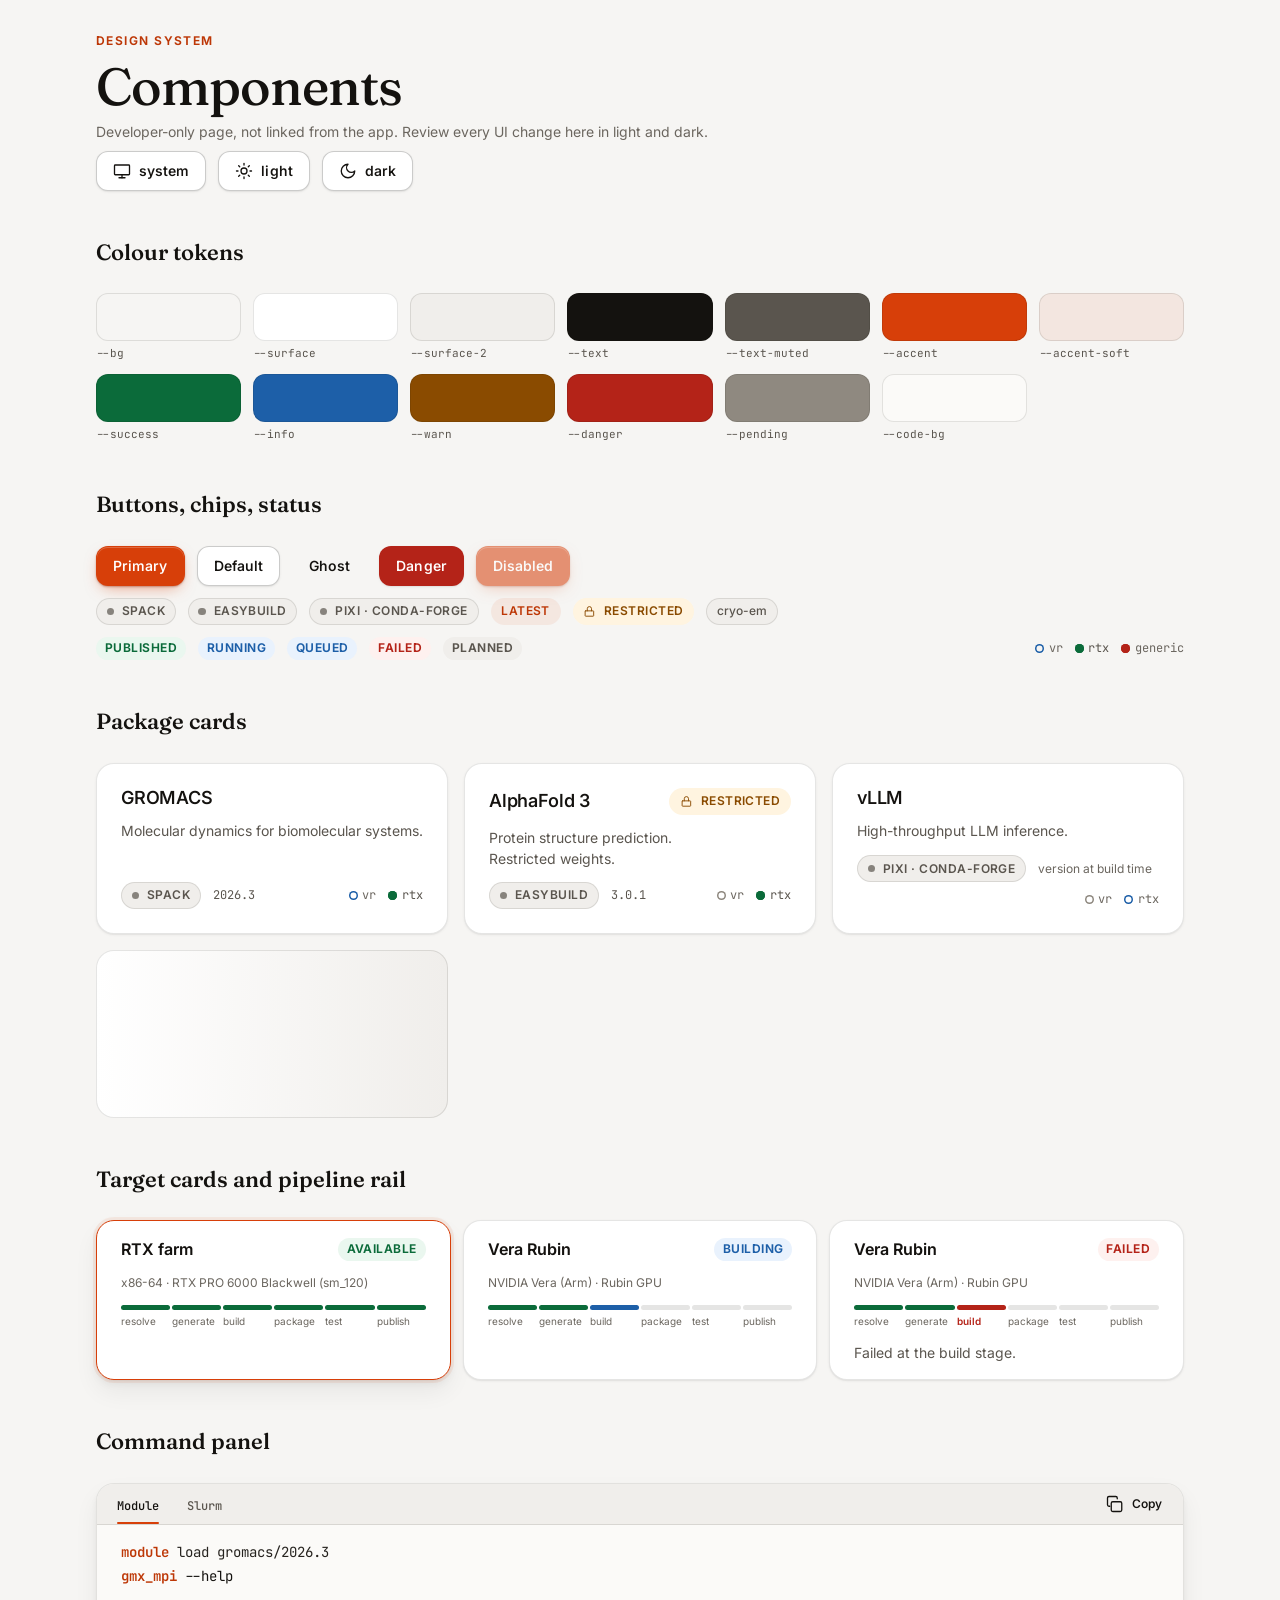
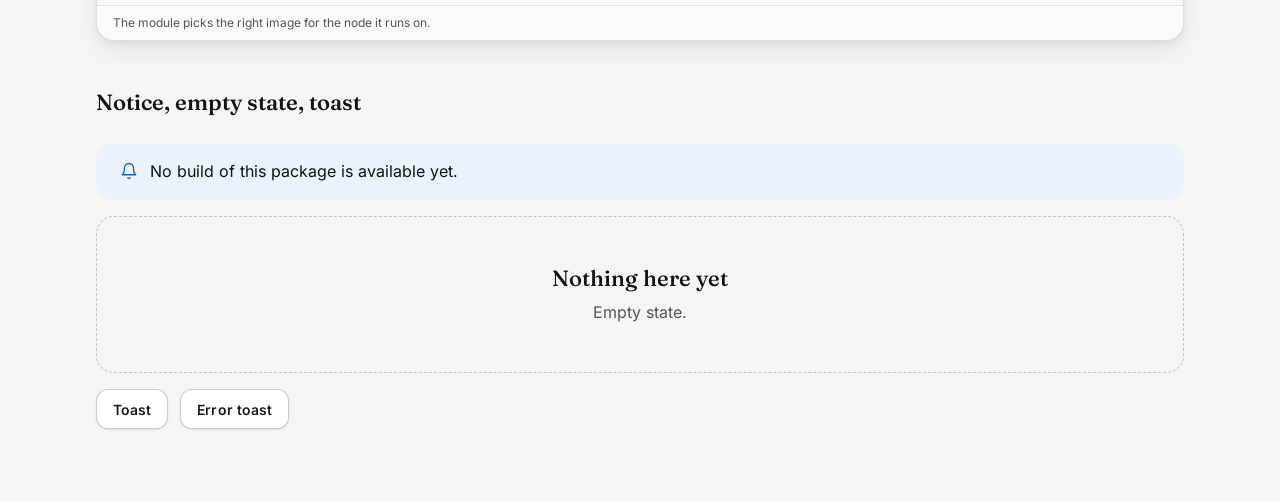
<file: web/static/showcase.html>
<!doctype html>
<html lang="en">
<head>
  <meta charset="utf-8">
  <meta name="viewport" content="width=device-width, initial-scale=1, viewport-fit=cover">
  <title>apparadise components</title>
  <meta name="robots" content="noindex">
  <link rel="icon" href="img/mark.svg" type="image/svg+xml">
  <link rel="stylesheet" href="css/tokens.css">
  <link rel="stylesheet" href="css/base.css">
  <link rel="stylesheet" href="css/components.css">
  <link rel="stylesheet" href="css/app.css">
  <link rel="stylesheet" href="css/catalog.css">
  <link rel="stylesheet" href="css/showcase.css">
  <script src="js/theme.js"></script>
  <script type="module" src="js/showcase.js"></script>
</head>
<body>
  <main class="sc">
    <header class="sc-head">
      <span class="eyebrow">Design system</span>
      <h1 class="sc-title">Components</h1>
      <p class="pkgs-count">Developer-only page, not linked from the app. Review every UI change here in light and dark.</p>
      <div class="row" id="theme-row"></div>
    </header>
    <section aria-labelledby="s-tokens"><h2 id="s-tokens">Colour tokens</h2><div class="swatches" id="swatches"></div></section>
    <section aria-labelledby="s-btn">
      <h2 id="s-btn">Buttons, chips, status</h2>
      <div class="row">
        <button class="btn btn-primary" type="button">Primary</button>
        <button class="btn" type="button">Default</button>
        <button class="btn btn-ghost" type="button">Ghost</button>
        <button class="btn btn-danger" type="button">Danger</button>
        <button class="btn btn-primary" type="button" disabled>Disabled</button>
      </div>
      <div class="row" id="chips"></div>
      <div class="row" id="statuses"></div>
    </section>
    <section aria-labelledby="s-cards"><h2 id="s-cards">Package cards</h2><ul class="pkgs" id="cards"></ul></section>
    <section aria-labelledby="s-tc"><h2 id="s-tc">Target cards and pipeline rail</h2><div class="tcs" id="tcs"></div></section>
    <section aria-labelledby="s-code"><h2 id="s-code">Command panel</h2><div id="code"></div></section>
    <section aria-labelledby="s-misc"><h2 id="s-misc">Notice, empty state, toast</h2><div class="sc-stack" id="misc"></div></section>
  </main>
</body>
</html>
</file>
<file: web/static/css/tokens.css>
/* Design tokens. Every colour, space, radius, shadow, type size and motion value
   used anywhere in the app comes from here; components never hard-code them.

   Light/dark: colours use light-dark(), driven by `color-scheme`. That follows
   prefers-color-scheme by default, and <html data-theme="light|dark"> forces it
   (set by js/theme.js). */

@font-face {
  font-family: "Inter";
  src: url("../fonts/inter.woff2") format("woff2");
  font-weight: 100 900;
  font-display: swap;
}
@font-face {
  font-family: "JetBrains Mono";
  src: url("../fonts/jbmono.woff2") format("woff2");
  font-weight: 100 800;
  font-display: swap;
}
@font-face {
  font-family: "Fraunces";
  src: url("../fonts/fraunces.woff2") format("woff2");
  font-weight: 100 900;
  font-display: swap;
}

/* Animated glow position on the login stage (progressive enhancement). */
@property --glow-x {
  syntax: "<percentage>";
  inherits: false;
  initial-value: 30%;
}
@property --glow-y {
  syntax: "<percentage>";
  inherits: false;
  initial-value: 20%;
}

:root {
  color-scheme: light dark;

  /* Brand: Bucketeer's colours (Q15, owner: "use same colors"). Beaver Orange #d73f09 is
     the only accent. White on it is 4.56:1; text-sized accent uses #bd3706 on light
     surfaces and #ff7a4d on dark (both >= 4.5:1). */
  --accent: #d73f09;
  --accent-hover: #bd3706;
  --accent-press: #a22f05;
  --on-accent: #ffffff;
  --accent-text: light-dark(#bd3706, #ff7a4d);
  --accent-soft: light-dark(rgb(215 63 9 / 0.08), rgb(255 106 58 / 0.14));
  --accent-ring: light-dark(#d73f09, #ff7a4d);

  /* Neutrals: warm, as in Bucketeer. */
  --bg: light-dark(#f6f5f3, #0a0908);
  --surface: light-dark(#ffffff, #141210);
  --surface-2: light-dark(#f0eeeb, #1c1a17);
  --surface-sunken: light-dark(#eceae6, #0f0e0c);
  --text: light-dark(#14120f, #f4f1ed);
  --text-muted: light-dark(#5a554e, #aaa49b);
  --text-faint: light-dark(#6b665f, #8f8980);
  --border: light-dark(rgb(20 18 15 / 0.11), rgb(255 250 240 / 0.11));
  --border-strong: light-dark(rgb(20 18 15 / 0.22), rgb(255 250 240 / 0.24));

  /* Status */
  --danger: light-dark(#b42318, #ff8f85);
  --danger-bg: light-dark(#fef1ef, rgb(255 110 95 / 0.12));
  --danger-solid: #b42318;
  --on-danger: #ffffff;
  --danger-press: #9a1d13;
  --knob: #ffffff;
  --avatar-from: #e8541f;
  --avatar-to: #b53307;
  --on-avatar: #ffffff;
  --success: light-dark(#0b6b3a, #5fd897);
  --success-bg: light-dark(#eaf7ef, rgb(95 216 151 / 0.12));
  --warn: light-dark(#8a4b00, #f5b85c);
  --warn-bg: light-dark(#fff4e0, rgb(245 184 92 / 0.12));
  --info: light-dark(#1d5fa8, #8cc4ff);
  --info-bg: light-dark(#e9f2fd, rgb(140 196 255 / 0.12));
  --pending: light-dark(#8f8980, #5f5a53);

  /* Code panel */
  --code-bg: light-dark(#fbfaf8, #0d0c0a);
  --code-text: light-dark(#26231f, #e8e4de);
  --syn-comment: light-dark(#6b665f, #8f8980);
  --syn-section: light-dark(#bd3706, #ff8a5e);
  --syn-key: light-dark(#14120f, #f4f1ed);
  --syn-value: light-dark(#0b6b3a, #7fdcaa);
  --syn-punct: light-dark(#6b665f, #8f8980);

  /* Login stage is always dark. */
  --stage: #070605;
  --stage-text: #f4f1ed;
  --stage-muted: #aaa49b;

  /* Type */
  --font-sans: "Inter", ui-sans-serif, system-ui, -apple-system, "Segoe UI", Roboto, sans-serif;
  --font-display: "Fraunces", ui-serif, Georgia, "Times New Roman", serif;
  --font-mono: "JetBrains Mono", ui-monospace, "SF Mono", Menlo, Consolas, monospace;
  --fs-xs: 0.75rem;
  --fs-sm: 0.875rem;
  --fs-md: 1rem;
  --fs-lg: 1.125rem;
  --fs-xl: 1.375rem;
  --fs-2xl: clamp(1.625rem, 1.3rem + 1.2vw, 2.25rem);
  --fs-3xl: clamp(2rem, 1.5rem + 2.2vw, 3.25rem);
  --lh-tight: 1.15;
  --lh-body: 1.55;

  /* Space (4px base), radii */
  --sp-1: 0.25rem;
  --sp-2: 0.5rem;
  --sp-3: 0.75rem;
  --sp-4: 1rem;
  --sp-5: 1.5rem;
  --sp-6: 2rem;
  --sp-7: 3rem;
  --sp-8: 4.5rem;
  --gutter: 1rem;
  --r-sm: 0.5rem;
  --r-md: 0.75rem;
  --r-lg: 1.125rem;
  --r-xl: 1.5rem;
  --r-pill: 999px;
  --header-h: 4rem;
  --content-w: 72rem;
  --content-w-full: 100%; /* workspace: the whole window, two columns */

  /* Layered soft shadows */
  --sh-1: 0 1px 1px rgb(20 12 5 / 0.04), 0 1px 3px rgb(20 12 5 / 0.06);
  --sh-2: 0 1px 2px rgb(20 12 5 / 0.04), 0 4px 8px rgb(20 12 5 / 0.05),
    0 12px 24px rgb(20 12 5 / 0.06);
  --sh-3: 0 2px 4px rgb(20 12 5 / 0.04), 0 8px 16px rgb(20 12 5 / 0.07),
    0 24px 48px rgb(20 12 5 / 0.12);
  --sh-inset: inset 0 1px 0 rgb(255 255 255 / 0.5);

  /* Motion */
  --dur-fast: 120ms;
  --dur: 220ms;
  --dur-slow: 480ms;
  --ease-out: cubic-bezier(0.2, 0.8, 0.2, 1);
  --ease-in-out: cubic-bezier(0.65, 0, 0.35, 1);
  --ease-spring: cubic-bezier(0.34, 1.4, 0.64, 1);
}

:root[data-theme="light"] {
  color-scheme: light;
}
:root[data-theme="dark"] {
  color-scheme: dark;
}

@media (prefers-color-scheme: dark) {
  :root:not([data-theme="light"]) {
    --sh-1: 0 1px 1px rgb(0 0 0 / 0.4), 0 1px 3px rgb(0 0 0 / 0.5);
    --sh-2: 0 1px 2px rgb(0 0 0 / 0.4), 0 6px 12px rgb(0 0 0 / 0.45),
      0 16px 32px rgb(0 0 0 / 0.4);
    --sh-3: 0 2px 4px rgb(0 0 0 / 0.4), 0 12px 24px rgb(0 0 0 / 0.5),
      0 32px 64px rgb(0 0 0 / 0.55);
    --sh-inset: inset 0 1px 0 rgb(255 255 255 / 0.05);
  }
}
:root[data-theme="dark"] {
  --sh-1: 0 1px 1px rgb(0 0 0 / 0.4), 0 1px 3px rgb(0 0 0 / 0.5);
  --sh-2: 0 1px 2px rgb(0 0 0 / 0.4), 0 6px 12px rgb(0 0 0 / 0.45), 0 16px 32px rgb(0 0 0 / 0.4);
  --sh-3: 0 2px 4px rgb(0 0 0 / 0.4), 0 12px 24px rgb(0 0 0 / 0.5), 0 32px 64px rgb(0 0 0 / 0.55);
  --sh-inset: inset 0 1px 0 rgb(255 255 255 / 0.05);
}

@media (min-width: 40em) {
  :root {
    --gutter: 1.5rem;
  }
}
@media (min-width: 64em) {
  :root {
    --gutter: 2rem;
  }
}

@media (prefers-reduced-motion: reduce) {
  :root {
    --dur-fast: 0.01ms;
    --dur: 0.01ms;
    --dur-slow: 0.01ms;
  }
}
</file>
<file: web/static/css/base.css>
/* Reset, typography, focus, shared primitives (buttons, fields, cards, chips). */

*,
*::before,
*::after {
  box-sizing: border-box;
}
html {
  -webkit-text-size-adjust: 100%;
  text-size-adjust: 100%;
  background: var(--bg);
}
body {
  margin: 0;
  min-height: 100dvh;
  background: var(--bg);
  color: var(--text);
  font: 400 var(--fs-md) / var(--lh-body) var(--font-sans);
  font-feature-settings: "cv11", "ss03";
  -webkit-font-smoothing: antialiased;
  /* No fake italics or bold: the self-hosted variable fonts have no italic face, and
     synthesised obliques of them look poor (and crash some headless Chromium builds). */
  font-synthesis: none;
  overflow-wrap: break-word;
}
h1, h2, h3, p { margin: 0; }
h1, h2, h3 { line-height: var(--lh-tight); text-wrap: balance; }
p { text-wrap: pretty; }
a { color: var(--accent-text); text-underline-offset: 0.2em; }
button, input, select, textarea { font: inherit; color: inherit; }
[hidden] { display: none !important; }
code, kbd, samp { font-family: var(--font-mono); font-size: 0.92em; }
::selection { background: var(--accent); color: var(--on-accent); }

:focus-visible {
  outline: 2px solid var(--accent-ring);
  outline-offset: 2px;
  border-radius: var(--r-sm);
}

.visually-hidden {
  position: absolute !important;
  width: 1px; height: 1px;
  overflow: hidden;
  clip-path: inset(50%);
  white-space: nowrap;
}

.skip-link {
  position: fixed; top: var(--sp-2); left: var(--sp-2); z-index: 100;
  padding: var(--sp-2) var(--sp-4);
  background: var(--accent); color: var(--on-accent);
  border-radius: var(--r-sm);
  translate: 0 -200%;
}
.skip-link:focus { translate: 0 0; }

/* Buttons */
.btn {
  --_bg: var(--surface);
  --_fg: var(--text);
  --_bd: var(--border-strong);
  display: inline-flex; align-items: center; justify-content: center; gap: var(--sp-2);
  min-height: 2.5rem;
  padding: 0 var(--sp-4);
  border: 1px solid var(--_bd);
  border-radius: var(--r-md);
  background: var(--_bg);
  color: var(--_fg);
  font-size: var(--fs-sm); font-weight: 560; letter-spacing: 0.005em;
  cursor: pointer;
  box-shadow: var(--sh-1);
  transition: background-color var(--dur-fast), border-color var(--dur-fast),
    transform var(--dur-fast) var(--ease-out), box-shadow var(--dur);
  -webkit-tap-highlight-color: transparent;
}
.btn:hover { --_bg: var(--surface-2); }
.btn:active { transform: translateY(1px) scale(0.99); box-shadow: none; }
.btn[disabled], .btn[aria-disabled="true"] { opacity: 0.55; cursor: not-allowed; transform: none; }
.btn-primary {
  --_bg: var(--accent); --_fg: var(--on-accent); --_bd: transparent;
  background-image: linear-gradient(180deg, rgb(255 255 255 / 0.16), rgb(255 255 255 0) 60%);
  box-shadow: 0 1px 2px rgb(120 30 0 / 0.35), 0 6px 16px -6px rgb(215 63 9 / 0.55),
    inset 0 1px 0 rgb(255 255 255 / 0.22);
}
.btn-primary:hover { --_bg: var(--accent-hover); }
.btn-primary:active { --_bg: var(--accent-press); }
.btn-danger { --_bg: var(--danger-solid); --_fg: var(--on-danger); --_bd: transparent; }
.btn-danger:hover { --_bg: var(--danger-press); }
.btn-ghost { --_bg: transparent; --_bd: transparent; box-shadow: none; }
.btn-ghost:hover { --_bg: var(--surface-2); }
.btn-icon { width: 2.5rem; padding: 0; }
.btn-lg { min-height: 3rem; font-size: var(--fs-md); border-radius: var(--r-md); }
.btn svg, .icon { width: 1.125rem; height: 1.125rem; flex: none; fill: none; stroke: currentColor;
  stroke-width: 1.75; stroke-linecap: round; stroke-linejoin: round; }

.spinner {
  width: 1.1em; height: 1.1em; border-radius: 50%;
  border: 2px solid currentColor; border-right-color: transparent;
  animation: spin 700ms linear infinite;
}
@keyframes spin { to { rotate: 360deg; } }

/* Fields */
.field { display: grid; gap: var(--sp-2); }
.field > label, .label { font-size: var(--fs-sm); font-weight: 560; color: var(--text); }
.input {
  width: 100%; min-height: 3rem; padding: 0 var(--sp-4);
  border: 1px solid var(--border-strong); border-radius: var(--r-md);
  background: var(--surface); color: var(--text);
  box-shadow: inset 0 1px 2px rgb(0 0 0 / 0.04);
  transition: border-color var(--dur-fast), box-shadow var(--dur);
}
.input::placeholder { color: var(--text-faint); }
.input:hover { border-color: var(--text-faint); }
.input:focus-visible {
  outline: none; border-color: var(--accent-ring);
  box-shadow: 0 0 0 3px var(--accent-soft), 0 0 0 1px var(--accent-ring);
}
.input[aria-invalid="true"] { border-color: var(--danger); }

/* Cards, chips */
.card {
  background: var(--surface);
  border: 1px solid var(--border);
  border-radius: var(--r-lg);
  box-shadow: var(--sh-2), var(--sh-inset);
}
.chip {
  display: inline-flex; align-items: center; gap: var(--sp-2);
  padding: 0.2rem 0.6rem; border-radius: var(--r-pill);
  font-size: var(--fs-xs); font-weight: 600; letter-spacing: 0.04em; text-transform: uppercase;
  background: var(--surface-2); color: var(--text-muted);
  border: 1px solid var(--border);
}
.chip-accent { background: var(--accent-soft); color: var(--accent-text); border-color: transparent; }
.chip .dot { width: 0.4rem; height: 0.4rem; border-radius: 50%; background: currentColor; }

@media (prefers-reduced-motion: reduce) {
  *, *::before, *::after {
    animation-duration: 0.01ms !important;
    animation-iteration-count: 1 !important;
    animation-delay: 0s !important;
    transition-duration: 0.01ms !important;
    scroll-behavior: auto !important;
  }
  .spinner { animation: none; border-right-color: currentColor; opacity: 0.6; }
}
@media (forced-colors: active) {
  .btn-primary { border-color: ButtonText; }
}
</file>
<file: web/static/css/components.css>
/* Web components. They render into the light DOM (no Shadow DOM) so that the
   global design tokens, focus styles and light/dark switching apply with no
   plumbing; their class names are prefixed to avoid collisions. */

/* ---- secret-field --------------------------------------------------------- */
secret-field { display: block; }
.sf { display: grid; gap: var(--sp-2); }
.sf-row {
  position: relative; overflow: hidden;
  display: flex; align-items: center; gap: var(--sp-1);
  min-height: 3rem; padding: 0 var(--sp-2) 0 var(--sp-4);
  border: 1px solid var(--border-strong); border-radius: var(--r-md);
  background: var(--surface-sunken);
}
.sf-value {
  flex: 1; min-width: 0; overflow-x: auto; white-space: nowrap; scrollbar-width: none;
  font: 500 var(--fs-sm) / 3rem var(--font-mono);
  user-select: all;
}
.sf-value::-webkit-scrollbar { display: none; }
.sf[data-revealed="false"] .sf-value { letter-spacing: 0.18em; color: var(--text-muted); user-select: none; }
.sf-btn { position: relative; }
.sf-btn[data-done="true"] { color: var(--accent-text); }
.sf-timer {
  position: absolute; inset: auto 0 0 0; height: 2px; background: var(--accent);
  transform-origin: left; transform: scaleX(0);
}
.sf[data-revealed="true"] .sf-timer {
  animation: sf-drain var(--sf-ttl, 15s) linear forwards;
}
@keyframes sf-drain { from { transform: scaleX(1); } to { transform: scaleX(0); } }
.sf-hint { font-size: var(--fs-xs); color: var(--text-muted); }

/* ---- code-panel ------------------------------------------------------------ */
code-panel { display: block; container-type: inline-size; }
.cp {
  border: 1px solid var(--border); border-radius: var(--r-lg);
  background: var(--code-bg); overflow: hidden; box-shadow: var(--sh-2);
}
.cp-bar {
  display: flex; align-items: center; justify-content: space-between; gap: var(--sp-2);
  padding: 0 var(--sp-2) 0 var(--sp-2);
  background: var(--surface-2); border-bottom: 1px solid var(--border);
}
.cp-tabs { display: flex; flex: 1; min-width: 0; gap: var(--sp-1); overflow-x: auto; scrollbar-width: none; padding-top: var(--sp-2); }
.cp-tab {
  position: relative; padding: var(--sp-2) var(--sp-3) var(--sp-3);
  border: 0; background: none; cursor: pointer; white-space: nowrap;
  font: 500 var(--fs-xs) / 1 var(--font-mono); color: var(--text-muted);
  border-radius: var(--r-sm) var(--r-sm) 0 0;
  transition: color var(--dur-fast);
}
.cp-tab:hover { color: var(--text); }
.cp-tab[aria-selected="true"] { color: var(--text); }
.cp-tab::after {
  content: ""; position: absolute; inset: auto var(--sp-3) 0; height: 2px; border-radius: 2px;
  background: var(--accent); transform: scaleX(0); transition: transform var(--dur) var(--ease-out);
}
.cp-tab[aria-selected="true"]::after { transform: scaleX(1); }
.cp-actions { display: flex; gap: var(--sp-1); padding: var(--sp-1) 0; }
.cp-actions .btn { min-height: 2rem; padding: 0 var(--sp-3); font-size: var(--fs-xs); }
.cp-actions .btn[data-done="true"] { color: var(--accent-text); }
.cp-body { margin: 0; padding: var(--sp-4) var(--sp-5); overflow-x: auto; tab-size: 2;
  font: 400 var(--fs-sm) / 1.7 var(--font-mono); color: var(--code-text); }
.cp-body code { font: inherit; }
.cp-hint { padding: var(--sp-2) var(--sp-4); border-top: 1px solid var(--border);
  font-size: var(--fs-xs); color: var(--text-muted); }
@container (max-width: 30rem) {
  .cp-actions .btn .cp-label { display: none; }
  .cp-actions .btn { width: 2rem; padding: 0; }
  .cp-body { padding-inline: var(--sp-4); }
  .cp-tab { padding-inline: var(--sp-2); }
}
@container (max-width: 24rem) {
  .cp-bar { flex-wrap: wrap; }
  .cp-tabs { flex-basis: 100%; }
  .cp-actions { margin-left: auto; }
  .cp-tab::after { inset-inline: var(--sp-2); }
}
.syn-comment { color: var(--syn-comment); }
.syn-section { color: var(--syn-section); font-weight: 600; }
.syn-key { color: var(--syn-key); }
.syn-punct { color: var(--syn-punct); }
.syn-value { color: var(--syn-value); }

/* ---- toast-region ----------------------------------------------------------- */
toast-region {
  position: fixed; z-index: 90; inset: auto var(--gutter) var(--sp-5) var(--gutter);
  display: grid; justify-items: center; gap: var(--sp-2); pointer-events: none;
}
@media (min-width: 40em) {
  toast-region { inset: auto var(--sp-5) var(--sp-5) auto; justify-items: end; }
}
.toast {
  pointer-events: auto; display: flex; align-items: center; gap: var(--sp-3);
  max-width: min(26rem, 100%); padding: var(--sp-3) var(--sp-3) var(--sp-3) var(--sp-4);
  border-radius: var(--r-md); border: 1px solid var(--border);
  background: var(--text); color: var(--bg); box-shadow: var(--sh-3);
  font-size: var(--fs-sm);
  animation: toast-in var(--dur-slow) var(--ease-spring) both;
}
.toast[data-leaving="true"] { animation: toast-out var(--dur) var(--ease-in-out) forwards; }
.toast-icon { width: 1.25rem; height: 1.25rem; flex: none; stroke: var(--accent-ring); fill: none;
  stroke-width: 2; stroke-linecap: round; stroke-linejoin: round; }
.toast[data-kind="error"] .toast-icon { stroke: var(--danger-solid); }
.toast-msg { flex: 1; }
.toast .btn { min-height: 1.75rem; width: 1.75rem; color: inherit; --_bg: transparent; }
.toast .btn:hover { --_bg: rgb(128 128 128 / 0.25); }
@keyframes toast-in { from { opacity: 0; translate: 0 0.75rem; scale: 0.96; } }
@keyframes toast-out { to { opacity: 0; translate: 0 0.5rem; scale: 0.98; } }

/* ---- confirm-dialog --------------------------------------------------------- */
confirm-dialog { display: contents; }
.cd {
  width: min(28rem, calc(100vw - 2 * var(--gutter))); padding: 0;
  border: 1px solid var(--border); border-radius: var(--r-xl);
  background: var(--surface); color: var(--text); box-shadow: var(--sh-3);
}
.cd::backdrop { background: rgb(8 6 4 / 0.55); backdrop-filter: blur(3px); }
.cd[open] { animation: cd-in var(--dur-slow) var(--ease-spring); }
.cd[open]::backdrop { animation: cd-fade var(--dur) ease-out; }
@keyframes cd-in { from { opacity: 0; translate: 0 1rem; scale: 0.96; } }
@keyframes cd-fade { from { opacity: 0; } }
.cd form { display: grid; gap: var(--sp-4); padding: var(--sp-5); }
.cd h2 { font-size: var(--fs-xl); font-family: var(--font-display); font-weight: 560; }
.cd-msg { color: var(--text-muted); font-size: var(--fs-sm); }
.cd-msg strong { color: var(--text); font-family: var(--font-mono); font-weight: 600; }
.cd-actions { display: flex; justify-content: flex-end; gap: var(--sp-2); flex-wrap: wrap; }
.cd[data-danger="true"] h2::before {
  content: ""; display: block; width: 2rem; height: 3px; margin-bottom: var(--sp-3);
  border-radius: 3px; background: var(--danger-solid);
}

/* Names in dialogs: no awkward breaks at hyphens; very long names wrap anywhere. */
.nm { white-space: nowrap; }
.nm-long { white-space: normal; overflow-wrap: anywhere; }

/* menu-button: trigger plus action menu (popover, bottom sheet on phones) */
menu-button { display: inline-block; position: relative; }
.mb-caret { width: 0.85rem; height: 0.85rem; opacity: 0.7; transition: transform var(--dur-fast) var(--ease-out); }
menu-button[data-open="true"] .mb-caret { transform: rotate(180deg); }
.mb-menu {
  position: fixed; inset: auto; margin: 0; z-index: 60; min-width: 15rem; max-width: min(22rem, calc(100vw - 1rem));
  overflow-y: auto; overscroll-behavior: contain; padding: var(--sp-1);
  background: var(--surface); color: var(--text); border: 1px solid var(--border-strong);
  border-radius: var(--r-md); box-shadow: var(--sh-3); text-align: left;
}
.mb-menu[hidden] { display: none; }
.mb-menu:focus { outline: none; }
@media (prefers-reduced-motion: no-preference) {
  .mb-menu:not([hidden]) { animation: mb-in var(--dur) var(--ease-out); transform-origin: top right; }
  .mb-menu[data-up="true"] { transform-origin: bottom right; }
  .mb-menu[data-sheet="true"]:not([hidden]) { animation: mb-sheet var(--dur) var(--ease-out); }
}
@keyframes mb-in { from { opacity: 0; transform: translateY(-4px) scale(0.97); } }
@keyframes mb-sheet { from { opacity: 0; transform: translateY(1.5rem); } }
.mb-item {
  all: unset; box-sizing: border-box; display: flex; align-items: center; gap: var(--sp-3); width: 100%;
  min-height: 2.5rem; padding: var(--sp-2) var(--sp-3); border-radius: var(--r-sm);
  font: inherit; font-size: var(--fs-sm); font-weight: 550; color: var(--text); cursor: pointer;
}
.mb-item:hover, .mb-item:focus-visible { background: var(--accent-soft); }
.mb-item:focus-visible { outline: 2px solid var(--accent); outline-offset: -2px; }
.mb-item .mb-ic { flex: none; width: 1.1rem; height: 1.1rem; color: var(--text-muted); }
.mb-text { display: grid; gap: 1px; min-width: 0; flex: 1 1 auto; }
.mb-hint { font-size: var(--fs-xs); font-weight: 450; color: var(--text-muted); }
.mb-badge {
  flex: none; min-width: 1.4rem; padding: 0 0.4rem; border-radius: var(--r-pill); text-align: center;
  font-size: var(--fs-xs); font-weight: 650; font-variant-numeric: tabular-nums; line-height: 1.4rem;
  background: var(--surface-2); color: var(--text); border: 1px solid var(--border);
}
.mb-item[aria-disabled="true"] { cursor: not-allowed; }
.mb-item[aria-disabled="true"] .mb-name, .mb-item[aria-disabled="true"] .mb-ic { opacity: 0.55; }
.mb-item[aria-disabled="true"]:hover { background: none; }
.mb-item[data-danger="true"], .mb-item[data-danger="true"] .mb-ic { color: var(--danger); }
.mb-item[data-danger="true"]:hover, .mb-item[data-danger="true"]:focus-visible { background: var(--danger-bg); }
.mb-sep { height: 1px; margin: var(--sp-1) var(--sp-2); background: var(--border); }
@media (max-width: 34em) {
  .mb-menu[data-sheet="true"] {
    left: 0; right: 0; bottom: 0; top: auto; width: 100%; max-width: none; max-height: 80dvh;
    border-radius: var(--r-lg) var(--r-lg) 0 0; border-bottom: 0;
    padding: var(--sp-2) var(--sp-2) calc(var(--sp-3) + env(safe-area-inset-bottom));
  }
  .mb-menu[data-sheet="true"]::before { content: ""; display: block; width: 2.5rem; height: 4px; margin: var(--sp-1) auto var(--sp-2); border-radius: var(--r-pill); background: var(--border-strong); }
  .mb-menu[data-sheet="true"] .mb-item { min-height: 3rem; font-size: var(--fs-md); }
}
.mb-menu::backdrop { background: transparent; }
@media (max-width: 34em) { .mb-menu[data-sheet="true"]::backdrop { background: rgb(10 8 5 / 0.45); } }
</file>
<file: web/static/css/app.css>
/* Page shell: header, main, footer. */

.shell { min-height: 100dvh; display: grid; grid-template-rows: auto 1fr auto; }
.hdr {
  position: sticky; top: 0; z-index: 20;
  background: color-mix(in srgb, var(--bg) 82%, transparent);
  backdrop-filter: saturate(1.6) blur(14px);
  border-bottom: 1px solid var(--border);
}
.hdr-in {
  max-width: var(--content-w); margin-inline: auto; height: var(--header-h);
  padding-inline: var(--gutter); display: flex; align-items: center; gap: var(--sp-3);
}
.hdr .brand { margin-right: auto; text-decoration: none; color: var(--text); }
.hdr .brand img { width: 1.875rem; height: 1.875rem; border-radius: 0.5rem; box-shadow: none; }
.hdr .brand-name { font-size: var(--fs-lg); color: var(--text); }


/* User menu */
.user { position: relative; }
.user-btn {
  display: inline-flex; align-items: center; gap: var(--sp-2); min-height: 2.5rem;
  padding: 0.25rem 0.75rem 0.25rem 0.25rem; border-radius: var(--r-pill);
  border: 1px solid var(--border); background: var(--surface); cursor: pointer; box-shadow: var(--sh-1);
  transition: border-color var(--dur-fast), background-color var(--dur-fast);
}
.user-btn:hover { border-color: var(--border-strong); }
.avatar {
  display: grid; place-items: center; width: 2rem; height: 2rem; border-radius: 50%;
  background: linear-gradient(145deg, var(--avatar-from), var(--avatar-to)); color: var(--on-avatar);
  font-size: var(--fs-xs); font-weight: 650; letter-spacing: 0.02em;
}
.user-name { font-size: var(--fs-sm); font-weight: 560; max-width: 10rem; overflow: hidden;
  text-overflow: ellipsis; white-space: nowrap; }
@media (max-width: 34em) { .user-name { display: none; } .user-btn { padding-right: 0.25rem; } }
.menu {
  position: fixed; inset: calc(var(--header-h) - 0.5rem) var(--gutter) auto auto; margin: 0;
  width: min(17rem, calc(100vw - 2 * var(--gutter))); padding: var(--sp-2);
  border: 1px solid var(--border); border-radius: var(--r-lg); background: var(--surface);
  color: var(--text); box-shadow: var(--sh-3);
}
.menu[popover]:popover-open { animation: menu-in var(--dur) var(--ease-out); }
@keyframes menu-in { from { opacity: 0; translate: 0 -0.4rem; scale: 0.97; } }
.menu-who { padding: var(--sp-3); display: grid; gap: 2px; border-bottom: 1px solid var(--border);
  margin-bottom: var(--sp-2); }
.menu-who b { font-weight: 600; } .menu-who span { font-size: var(--fs-sm); color: var(--text-muted);
  overflow: hidden; text-overflow: ellipsis; }
.menu .btn { width: 100%; justify-content: flex-start; }

/* Main */
.main { width: 100%; max-width: var(--content-w); margin-inline: auto;
  padding: var(--sp-6) var(--gutter) var(--sp-8); display: grid; gap: var(--sp-6); align-content: start; }
.hero { display: grid; gap: var(--sp-3); padding-top: var(--sp-4); }
.eyebrow { font-size: var(--fs-xs); font-weight: 650; letter-spacing: 0.12em; text-transform: uppercase;
  color: var(--accent-text); }
.hero h1 { font: 480 var(--fs-3xl) / 1.05 var(--font-display); letter-spacing: -0.02em;
  font-variation-settings: "opsz" 120; }
.hero p { color: var(--text-muted); max-width: 40rem; }

/* Demo pill */
.has-demo { padding-bottom: 4rem; } /* the fixed pill never covers the last content */
.demo-banner {
  position: fixed; inset-block-end: var(--sp-3); inset-inline: 0; margin-inline: auto; width: max-content;
  max-width: calc(100vw - 2 * var(--gutter)); z-index: 40; pointer-events: none;
  padding: var(--sp-1) var(--sp-4); border-radius: var(--r-pill);
  background: var(--surface); color: var(--text-muted);
  border: 1px solid var(--accent-ring); box-shadow: var(--sh-2);
  font-size: var(--fs-xs);
}
.demo-banner strong { color: var(--accent-text); font-weight: 650; letter-spacing: 0.04em; text-transform: uppercase; margin-right: var(--sp-1); }
</file>
<file: web/static/css/catalog.css>
/* Catalog list, package page, header extras and footer. All values from tokens.css. */

/* ---- header extras ----------------------------------------------------------- */
.hdr .brand { display: inline-flex; align-items: center; gap: var(--sp-2); font-weight: 650; letter-spacing: -0.01em; }
.hdr-nav { display: flex; gap: var(--sp-1); margin-right: var(--sp-2); }
.hdr-nav a {
  padding: var(--sp-2) var(--sp-3); border-radius: var(--r-pill); color: var(--text-muted);
  font-size: var(--fs-sm); font-weight: 560; text-decoration: none;
  transition: color var(--dur-fast), background-color var(--dur-fast);
}
.hdr-nav a:hover { color: var(--text); background: var(--surface-2); }
.hdr-nav a[aria-current="page"] { color: var(--text); }
.user-wrap { display: inline-flex; align-items: center; gap: var(--sp-2); }
.user-wrap .avatar { width: 1.75rem; height: 1.75rem; }
.hdr-nav a[aria-current="page"] { background: var(--surface-2); }
/* Phones: the nav becomes a second header row, so every section stays one tap away. */
@media (max-width: 34em) {
  .hdr-in { flex-wrap: wrap; height: auto; padding-block: var(--sp-2) 0; row-gap: var(--sp-1); }
  /* min-width 0 all the way up, or the nav's full width becomes the page's minimum width
     and the whole page scrolls sideways instead of the nav */
  .hdr, .hdr-in { min-width: 0; }
  .hdr-nav { order: 10; flex-basis: 100%; min-width: 0; margin: 0 0 var(--sp-2); overflow-x: auto; scrollbar-width: none; }
  .hdr-nav a { padding: var(--sp-1) var(--sp-3); flex: none; }
  /* a soft edge says "scroll for more" when the items don't fit */
  .hdr-nav { mask-image: linear-gradient(to right, #000 calc(100% - 2rem), transparent); padding-inline-end: 2rem; }
  /* the avatar names the user; the trigger keeps its aria-label */
  .user .mb-label { display: none; }
}

.ftr { border-top: 1px solid var(--border); color: var(--text-faint); font-size: var(--fs-xs); }
.ftr-in {
  max-width: var(--content-w); margin-inline: auto; padding: var(--sp-5) var(--gutter);
  display: flex; flex-wrap: wrap; gap: var(--sp-2) var(--sp-5); justify-content: space-between;
}
.ftr-targets { font-family: var(--font-mono); white-space: pre-wrap; }

.mono { font-family: var(--font-mono); font-size: 0.92em; }
.muted { color: var(--text-muted); font-weight: 400; }
.main:focus { outline: none; }

/* ---- hero + search ------------------------------------------------------------ */
.catalog { display: grid; gap: var(--sp-5); }
.hero h1 em { font-style: normal; font-weight: 560; color: var(--accent-text); }
.search { position: relative; max-width: 36rem; margin-top: var(--sp-3); }
.search-icon { position: absolute; inset-inline-start: var(--sp-4); top: 50%; translate: 0 -50%;
  color: var(--text-faint); pointer-events: none; }
.search-input { padding-inline-start: calc(var(--sp-4) + 1.5rem); min-height: 3rem; font-size: var(--fs-md);
  border-radius: var(--r-pill); box-shadow: var(--sh-1); }

.pkgs-bar { display: flex; flex-wrap: wrap; align-items: center; justify-content: space-between; gap: var(--sp-3); }
.filters { display: flex; flex-wrap: wrap; gap: var(--sp-2); }
.filter {
  font: inherit; font-size: var(--fs-sm); font-weight: 560; cursor: pointer;
  padding: var(--sp-1) var(--sp-3); min-height: 2rem; border-radius: var(--r-pill);
  border: 1px solid var(--border); background: var(--surface); color: var(--text-muted);
  transition: color var(--dur-fast), background-color var(--dur-fast), border-color var(--dur-fast);
}
.filter:hover { color: var(--text); border-color: var(--border-strong); }
.filter[aria-pressed="true"] { background: var(--accent-soft); color: var(--accent-text); border-color: transparent; }
.filter:focus-visible { outline: 2px solid var(--accent-ring); outline-offset: 2px; }
.pkgs-count { color: var(--text-faint); font-size: var(--fs-sm); }

/* ---- package cards ------------------------------------------------------------ */
.pkgs { list-style: none; margin: 0; padding: 0; display: grid; gap: var(--sp-4);
  grid-template-columns: repeat(auto-fill, minmax(min(100%, 19rem), 1fr)); }
.pkg { animation: card-in var(--dur-slow) var(--ease-out) both; }
.pkg:nth-child(2) { animation-delay: 30ms; } .pkg:nth-child(3) { animation-delay: 60ms; }
.pkg:nth-child(4) { animation-delay: 90ms; } .pkg:nth-child(n + 5) { animation-delay: 120ms; }
@keyframes card-in { from { opacity: 0; translate: 0 0.5rem; } }
.pkg-link {
  display: grid; gap: var(--sp-3); height: 100%; padding: var(--sp-5); text-decoration: none; color: var(--text);
  background: var(--surface); border: 1px solid var(--border); border-radius: var(--r-lg);
  box-shadow: var(--sh-1), var(--sh-inset); grid-template-rows: auto 1fr auto;
  transition: box-shadow var(--dur) var(--ease-out), translate var(--dur) var(--ease-out), border-color var(--dur);
}
.pkg-link:hover { box-shadow: var(--sh-2), var(--sh-inset); translate: 0 -2px; border-color: var(--border-strong); }
.pkg-link:focus-visible { outline: 2px solid var(--accent-ring); outline-offset: 3px; }
.pkg-top { display: flex; align-items: center; justify-content: space-between; gap: var(--sp-2); }
.pkg-title { font: 560 var(--fs-lg) / var(--lh-tight) var(--font-sans); letter-spacing: -0.01em; }
.pkg-desc { color: var(--text-muted); font-size: var(--fs-sm); line-height: var(--lh-body);
  display: -webkit-box; -webkit-line-clamp: 3; -webkit-box-orient: vertical; overflow: hidden; }
.pkg-meta { display: flex; flex-wrap: wrap; align-items: center; gap: var(--sp-2) var(--sp-3); }
.pkg-ver { font-family: var(--font-mono); font-size: var(--fs-xs); color: var(--text-muted); }
.pkg-ver-none { font-family: var(--font-sans); color: var(--text-faint); }
.pkg-skel { min-height: 10.5rem; border-radius: var(--r-lg); border: 1px solid var(--border);
  background: linear-gradient(90deg, var(--surface) 0%, var(--surface-2) 50%, var(--surface) 100%);
  background-size: 200% 100%; animation: shimmer 1.4s linear infinite; }
@keyframes shimmer { from { background-position: 100% 0; } to { background-position: -100% 0; } }

.chip[data-source="spack"]::before, .chip[data-source="easybuild"]::before, .chip[data-source="pixi"]::before {
  content: ""; width: 0.45rem; height: 0.45rem; border-radius: 50%; background: currentColor; opacity: 0.7; }
.chip-warn { background: var(--warn-bg); color: var(--warn); border-color: transparent; }
.chip-warn .icon { width: 0.8rem; height: 0.8rem; }
.chip-tag { text-decoration: none; text-transform: none; letter-spacing: 0; font-weight: 500; }
.chip-tag:hover { color: var(--text); border-color: var(--border-strong); }

/* Target dots: one per target, coloured by status */
.tdots { list-style: none; display: flex; gap: var(--sp-3); margin: 0 0 0 auto; padding: 0; }
.tdot { display: inline-flex; align-items: center; gap: 0.3rem; font-family: var(--font-mono);
  font-size: var(--fs-xs); color: var(--text-faint); --_c: var(--pending); }
.tdot-mark { width: 0.55rem; height: 0.55rem; border-radius: 50%; background: transparent;
  box-shadow: inset 0 0 0 1.5px var(--_c); }
.tdot[data-status="published"] { --_c: var(--success); color: var(--text-muted); }
.tdot[data-status="published"] .tdot-mark { background: var(--_c); }
.tdot[data-status="running"], .tdot[data-status="queued"] { --_c: var(--info); }
.tdot[data-status="running"] .tdot-mark { animation: pulse 1.6s var(--ease-in-out) infinite; }
.tdot[data-status="failed"] { --_c: var(--danger); }
.tdot[data-status="failed"] .tdot-mark { background: var(--_c); }
@keyframes pulse { 50% { box-shadow: inset 0 0 0 1.5px var(--_c), 0 0 0 4px var(--info-bg); } }

.empty { grid-column: 1 / -1; display: grid; gap: var(--sp-2); justify-items: center; text-align: center;
  padding: var(--sp-7) var(--sp-5); border: 1px dashed var(--border-strong); border-radius: var(--r-lg);
  color: var(--text-muted); }
.empty-title { font: 520 var(--fs-xl) / 1.2 var(--font-display); color: var(--text); }

/* ---- package page ------------------------------------------------------------- */
.pkgpage { display: grid; gap: var(--sp-6); }
.back { display: inline-flex; align-items: center; gap: var(--sp-1); width: fit-content;
  color: var(--text-muted); font-size: var(--fs-sm); font-weight: 560; text-decoration: none; }
.back:hover { color: var(--text); }
.back-icon { rotate: 180deg; width: 1rem; height: 1rem; }
.pkgpage-skel { min-height: 16rem; border-radius: var(--r-lg);
  background: linear-gradient(90deg, var(--surface) 0%, var(--surface-2) 50%, var(--surface) 100%);
  background-size: 200% 100%; animation: shimmer 1.4s linear infinite; }
.pkgpage-head { display: grid; gap: var(--sp-4); animation: card-in var(--dur-slow) var(--ease-out) both; }
.pkgpage-title { display: flex; flex-wrap: wrap; align-items: center; gap: var(--sp-3); }
.pkgpage-title h1 { font: 480 var(--fs-3xl) / 1.05 var(--font-display); letter-spacing: -0.02em; }
.lede { color: var(--text-muted); font-size: var(--fs-lg); max-width: 46rem; line-height: var(--lh-body); }
.pkgpage-head .tdots { margin-left: 0; }
.facts { display: grid; grid-template-columns: max-content 1fr; gap: var(--sp-2) var(--sp-5); margin: 0;
  font-size: var(--fs-sm); }
.facts dt { color: var(--text-faint); }
.facts dd { margin: 0; display: flex; flex-wrap: wrap; gap: var(--sp-2); min-width: 0; overflow-wrap: anywhere; }
.exe, .alias code { font-family: var(--font-mono); font-size: var(--fs-xs); padding: 0.1rem 0.4rem;
  border-radius: var(--r-sm); background: var(--surface-2); border: 1px solid var(--border); }
@media (max-width: 34em) { .facts { grid-template-columns: 1fr; } .facts dt { margin-top: var(--sp-2); } }

.section-h { font: 560 var(--fs-xl) / 1.2 var(--font-display); letter-spacing: -0.01em; }
.cmds { display: grid; gap: var(--sp-3); }
.notice { display: flex; gap: var(--sp-3); align-items: flex-start; padding: var(--sp-4) var(--sp-5);
  border-radius: var(--r-lg); background: var(--info-bg); color: var(--text); }
.notice .icon { color: var(--info); margin-top: 0.15rem; }

.versions { display: grid; gap: var(--sp-5); }
.version { display: grid; gap: var(--sp-3); }
.version-h { display: flex; align-items: center; gap: var(--sp-2); font-size: var(--fs-md); font-weight: 600; }
.tcs { display: grid; gap: var(--sp-3); grid-template-columns: repeat(auto-fill, minmax(min(100%, 17rem), 1fr)); }
.tc {
  font: inherit; color: inherit; text-align: start; display: grid; gap: var(--sp-3); align-content: start;
  padding: var(--sp-4) var(--sp-5); border-radius: var(--r-lg); background: var(--surface);
  border: 1px solid var(--border); box-shadow: var(--sh-1);
}
button.tc { cursor: pointer; transition: border-color var(--dur-fast), box-shadow var(--dur) var(--ease-out); }
button.tc:hover { border-color: var(--border-strong); box-shadow: var(--sh-2); }
button.tc[aria-pressed="true"] { border-color: var(--accent-ring); box-shadow: 0 0 0 3px var(--accent-soft), var(--sh-2); }
button.tc:focus-visible { outline: 2px solid var(--accent-ring); outline-offset: 3px; }
.tc[data-status="planned"], .tc[data-status="queued"] { background: var(--surface-sunken); box-shadow: none; }
.tc-head { display: flex; align-items: center; justify-content: space-between; gap: var(--sp-2); }
.tc-name { font-weight: 620; }
.tc-hw { color: var(--text-faint); font-size: var(--fs-xs); }
.tc-note { color: var(--text-muted); font-size: var(--fs-sm); }
.tc-facts { display: grid; grid-template-columns: max-content 1fr; gap: var(--sp-1) var(--sp-3); margin: 0;
  font-size: var(--fs-xs); }
.tc-facts dt { color: var(--text-faint); }
.tc-facts dd { margin: 0; overflow-wrap: anywhere; color: var(--text-muted); }

.status { font-size: var(--fs-xs); font-weight: 650; letter-spacing: 0.04em; text-transform: uppercase;
  padding: 0.15rem 0.55rem; border-radius: var(--r-pill); background: var(--surface-2); color: var(--text-muted); }
.status[data-status="published"] { background: var(--success-bg); color: var(--success); }
.status[data-status="running"], .status[data-status="queued"] { background: var(--info-bg); color: var(--info); }
.status[data-status="failed"] { background: var(--danger-bg); color: var(--danger); }

/* Six pipeline stages as a compact rail */
.stages { list-style: none; margin: 0; padding: 0; display: grid; grid-template-columns: repeat(6, 1fr); gap: 2px; }
.stage { display: grid; gap: 0.3rem; font-size: 0.625rem; color: var(--text-faint); text-transform: lowercase; }
.stage-dot { height: 0.3rem; border-radius: var(--r-pill); background: var(--border); }
.stage[data-state="done"] .stage-dot { background: var(--success); }
.stage[data-state="active"] .stage-dot { background: var(--info); animation: shimmer 1.4s linear infinite; }
.stage[data-state="failed"] .stage-dot { background: var(--danger); }
.stage[data-state="failed"] { color: var(--danger); font-weight: 600; }
@media (max-width: 24em) { .stage span:last-child { display: none; } }
</file>
<file: web/static/css/showcase.css>
/* Developer-only showcase layout. */
.sc { max-width: var(--content-w); margin-inline: auto; padding: var(--sp-6) var(--gutter) var(--sp-8);
  display: grid; gap: var(--sp-7); }
.sc-head { display: grid; gap: var(--sp-2); }
.sc-title { font: 480 var(--fs-3xl) / 1.05 var(--font-display); letter-spacing: -0.02em; }
.sc h2 { font: 560 var(--fs-xl) / 1.2 var(--font-display); margin-bottom: var(--sp-4); }
.sc section { display: grid; gap: var(--sp-3); }
.row { display: flex; flex-wrap: wrap; align-items: center; gap: var(--sp-3); }
.sc-stack { display: grid; gap: var(--sp-4); }
.swatches { display: grid; gap: var(--sp-3); grid-template-columns: repeat(auto-fill, minmax(9rem, 1fr)); }
.swatch { display: grid; gap: var(--sp-1); font-size: var(--fs-xs); color: var(--text-muted); }
.swatch-chip { height: 3rem; border-radius: var(--r-md); border: 1px solid var(--border); }
</file>
